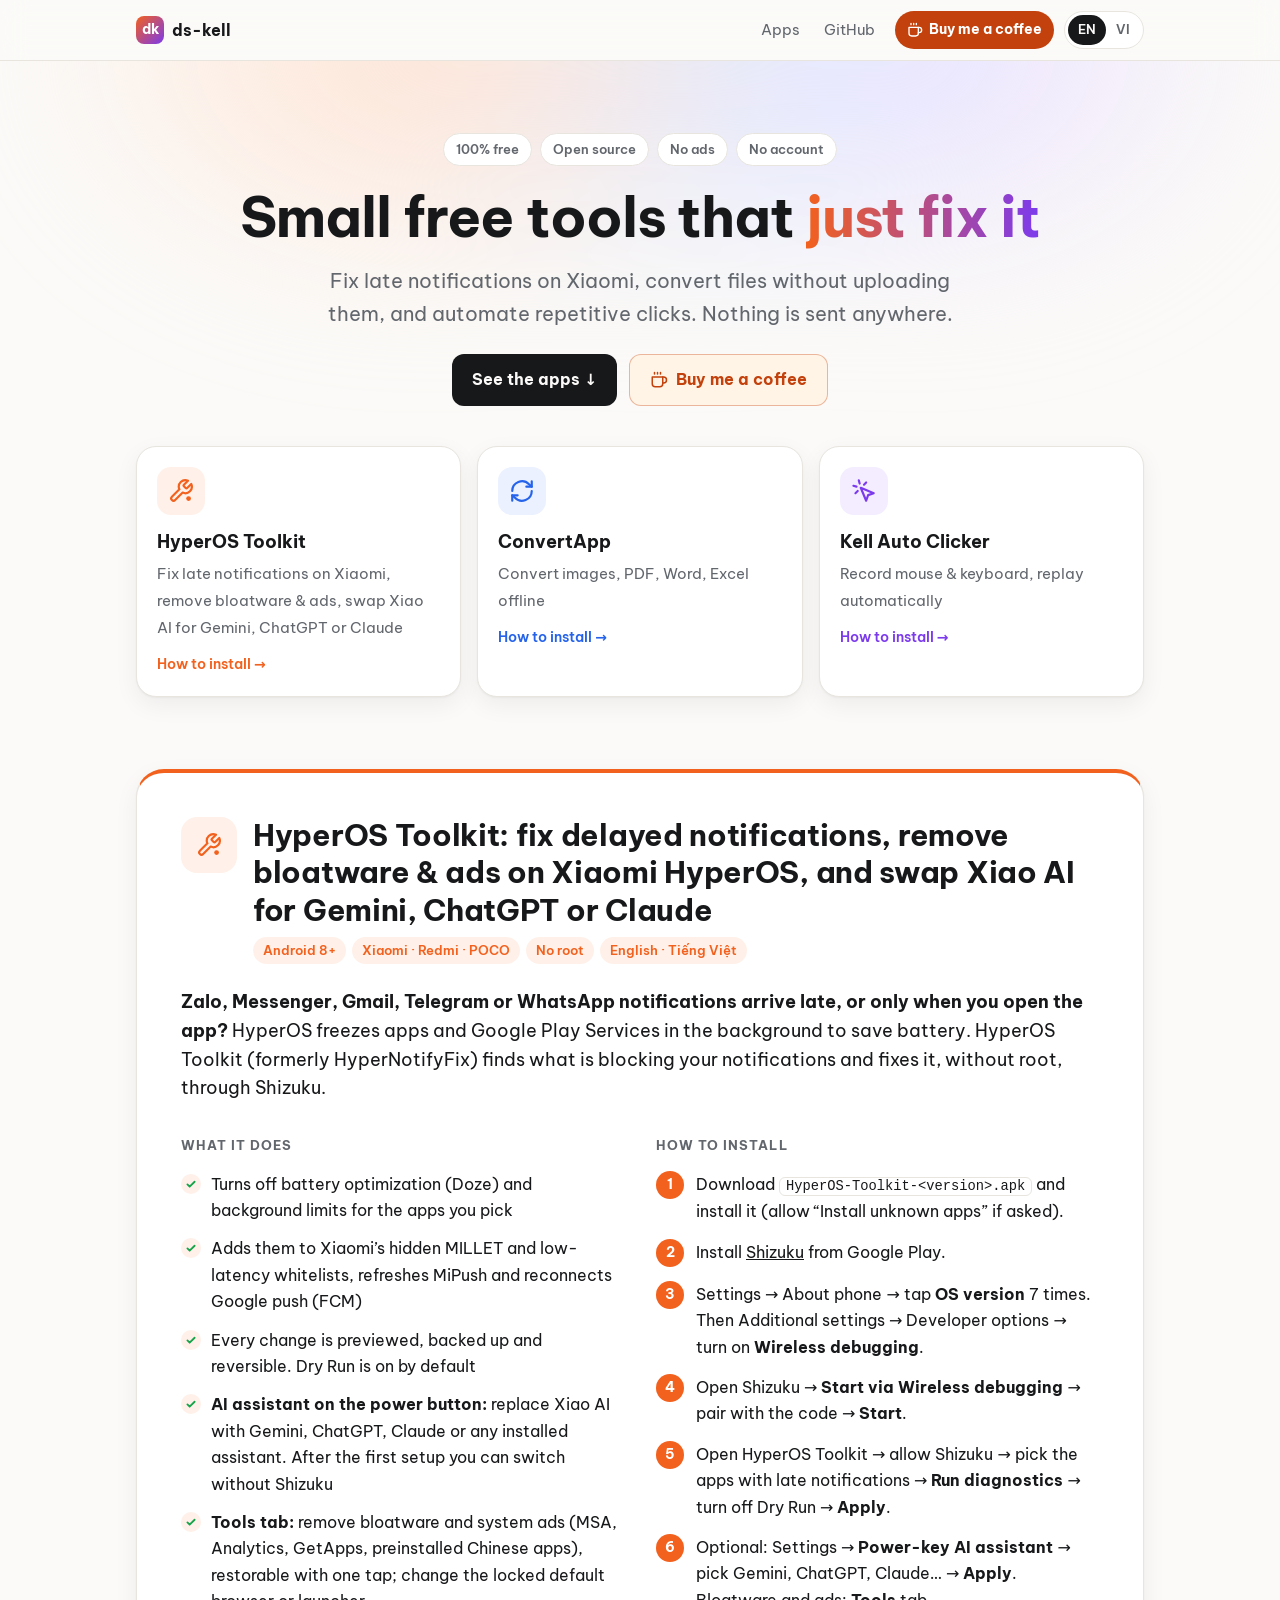
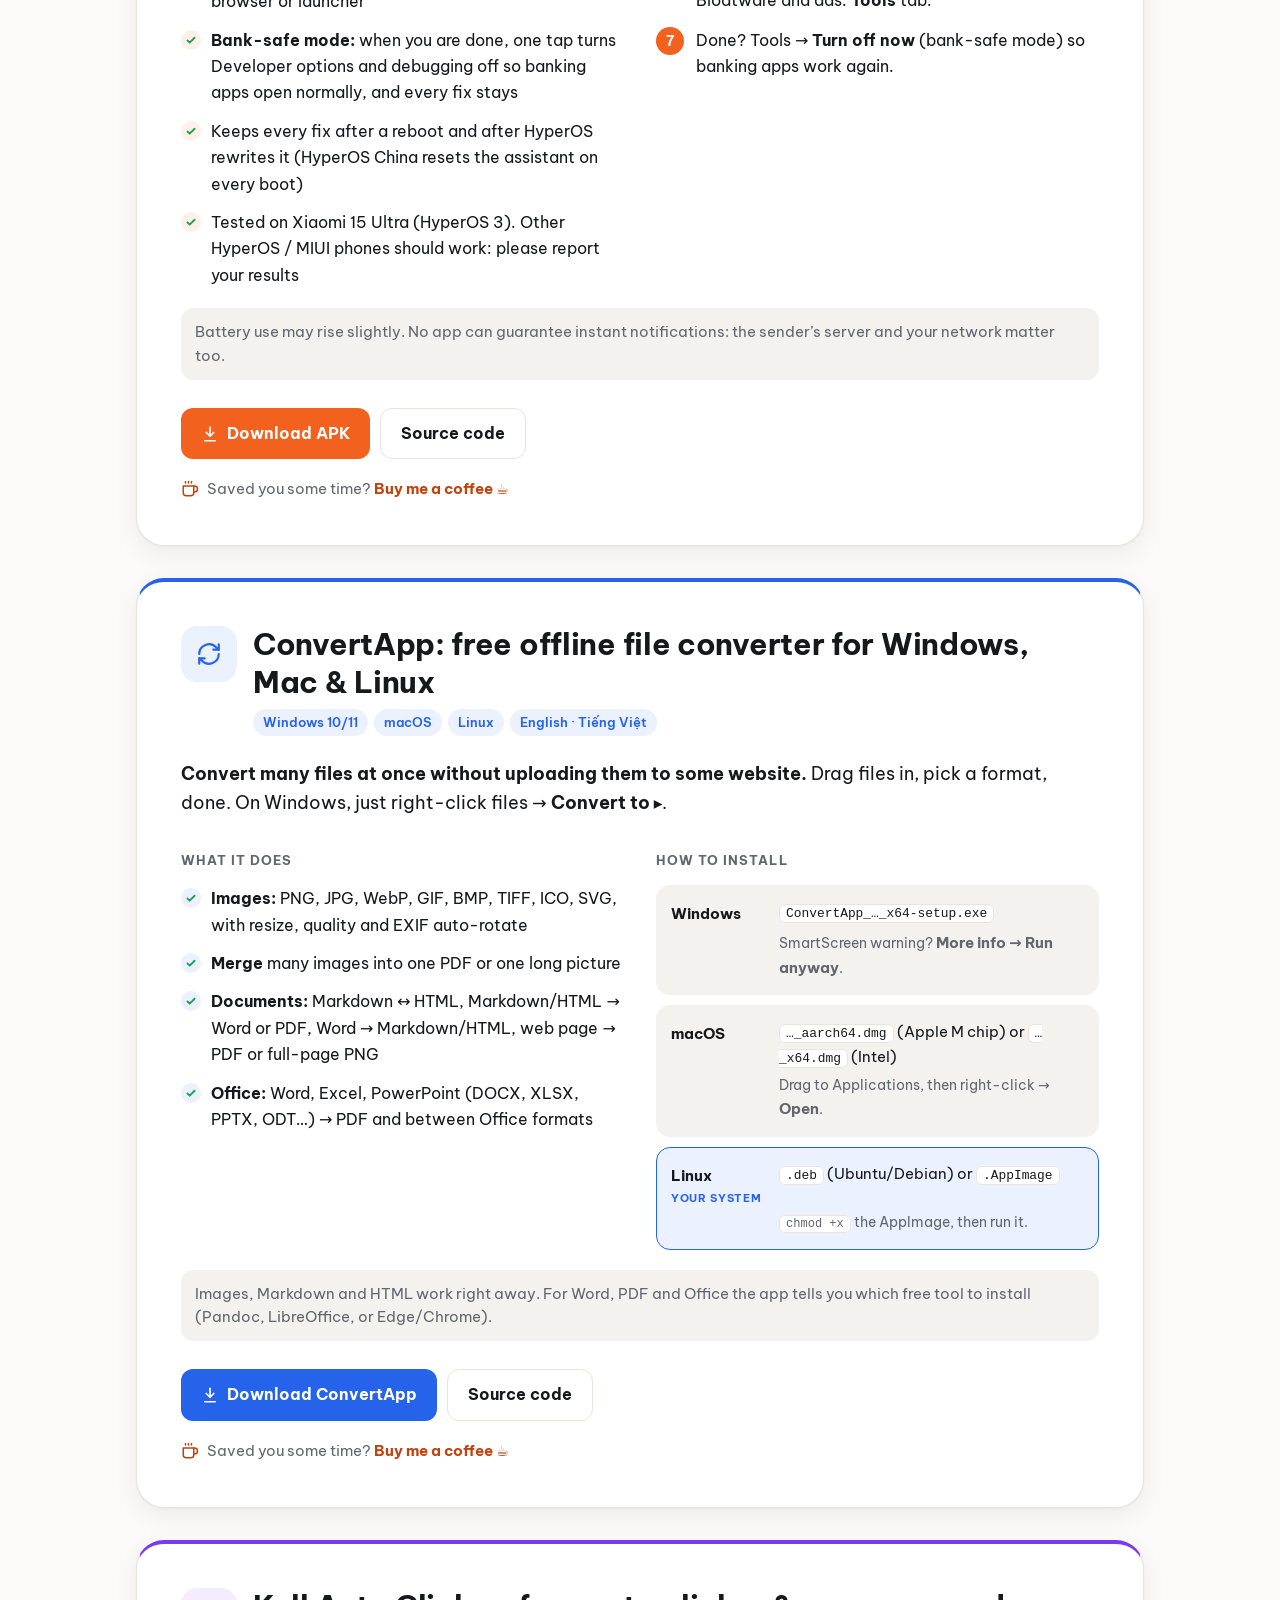
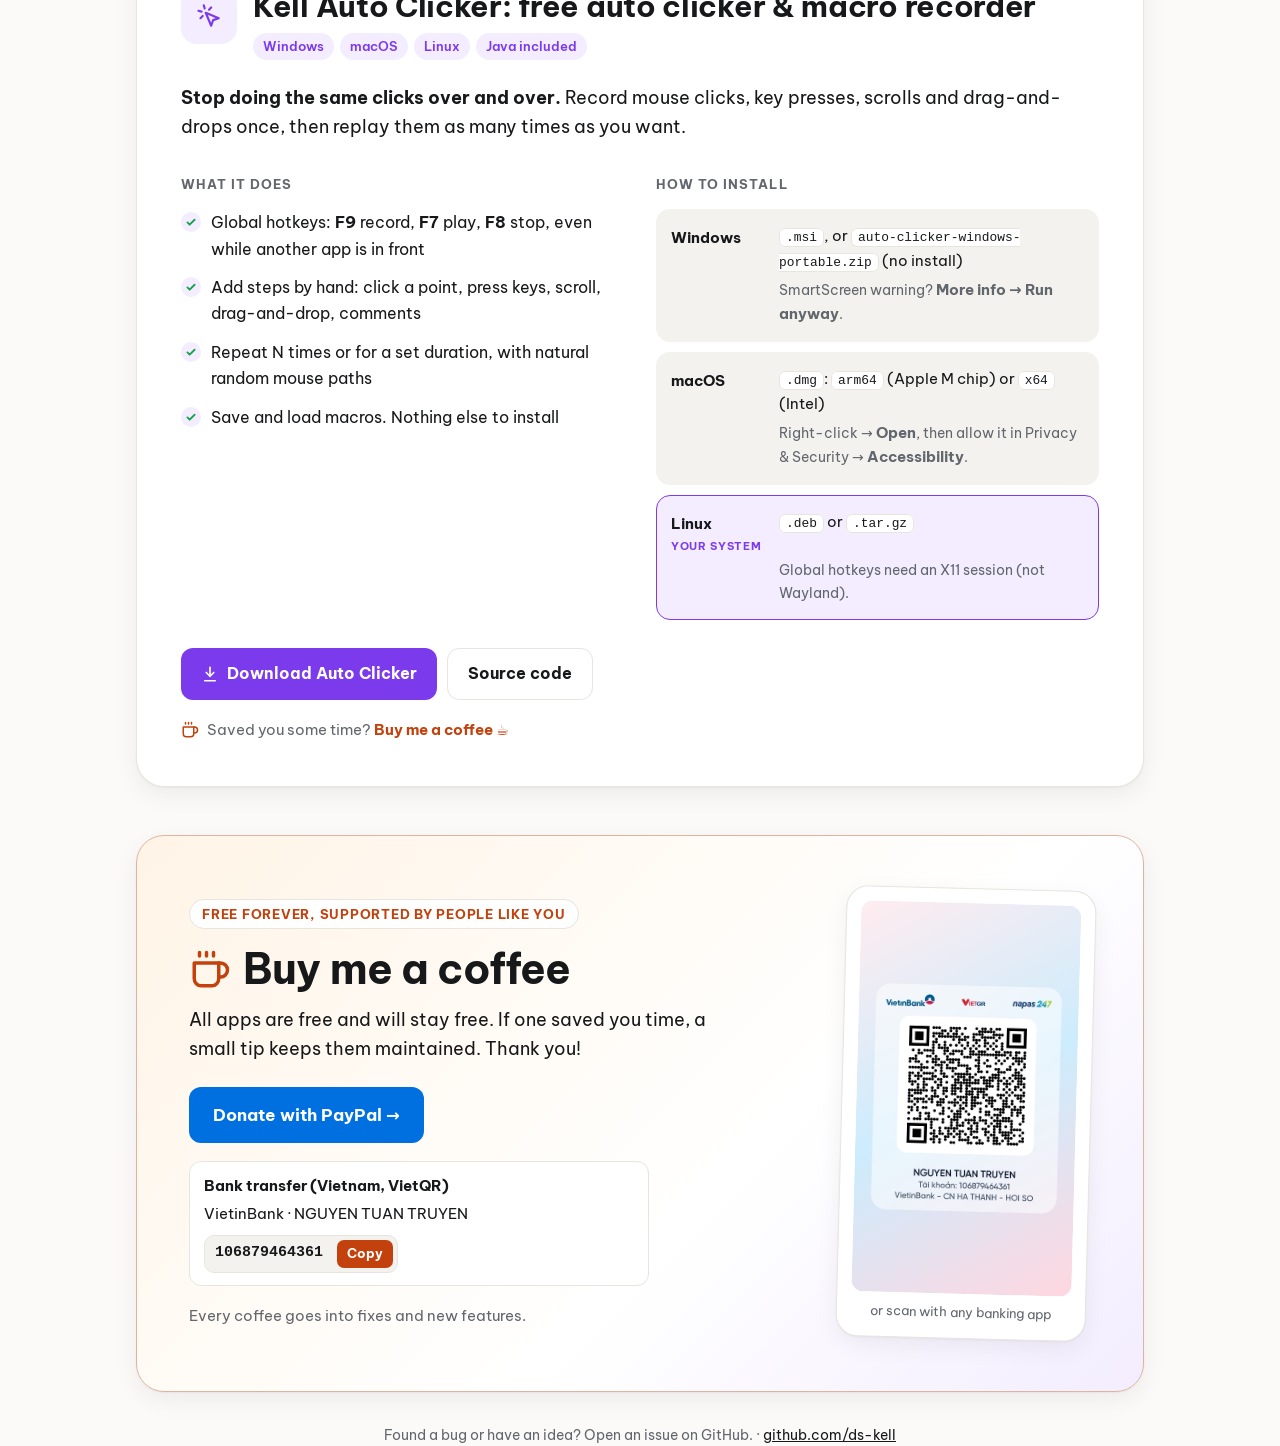
<file: index.html>
<!doctype html>
<html lang="en">
<head>
<meta charset="utf-8">
<meta name="viewport" content="width=device-width, initial-scale=1">
<title>Fix Xiaomi Notification Delay, Remove Bloatware, Free File Converter &amp; Auto Clicker | ds-kell</title>
<meta name="description" content="Free open-source apps: HyperOS Toolkit fixes late notifications on Xiaomi HyperOS/MIUI, removes bloatware and system ads, and puts Gemini, ChatGPT or Claude on the power button, without root; ConvertApp converts images, PDF, Word, Excel offline; Kell Auto Clicker records and replays mouse and keyboard.">
<link rel="canonical" href="https://ds-kell.github.io/">
<link rel="alternate" hreflang="en" href="https://ds-kell.github.io/">
<link rel="alternate" hreflang="vi" href="https://ds-kell.github.io/vi/">
<link rel="alternate" hreflang="x-default" href="https://ds-kell.github.io/">
<meta property="og:type" content="website">
<meta property="og:locale" content="en_US">
<meta property="og:title" content="Free tools: Xiaomi notification fix, file converter, auto clicker">
<meta property="og:description" content="No root, no ads, no account. Download for Android, Windows, macOS and Linux.">
<meta property="og:url" content="https://ds-kell.github.io/">
<meta name="theme-color" content="#fbfaf8">
<link rel="icon" href="data:image/svg+xml,%3Csvg xmlns='http://www.w3.org/2000/svg' viewBox='0 0 100 100'%3E%3Ctext y='.9em' font-size='90'%3E%E2%9C%A8%3C/text%3E%3C/svg%3E">
<link rel="preconnect" href="https://fonts.googleapis.com">
<link rel="preconnect" href="https://fonts.gstatic.com" crossorigin>
<link rel="stylesheet" href="https://fonts.googleapis.com/css2?family=Be+Vietnam+Pro:wght@400;500;600;700;800&display=swap">
<link rel="stylesheet" href="style.css">
<script type="application/ld+json">
[
 {
  "@context": "https://schema.org",
  "@type": "SoftwareApplication",
  "name": "HyperOS Toolkit",
  "inLanguage": "en",
  "description": "Fix late notifications on Xiaomi, remove bloatware & ads, swap Xiao AI for Gemini, ChatGPT or Claude",
  "operatingSystem": "Android 8+",
  "applicationCategory": "UtilitiesApplication",
  "downloadUrl": "https://github.com/ds-kell/fix-noti-xiaomi/releases/latest",
  "offers": {
   "@type": "Offer",
   "price": "0",
   "priceCurrency": "USD"
  }
 },
 {
  "@context": "https://schema.org",
  "@type": "SoftwareApplication",
  "name": "ConvertApp",
  "inLanguage": "en",
  "description": "Convert images, PDF, Word, Excel offline",
  "operatingSystem": "Windows, macOS, Linux",
  "applicationCategory": "UtilitiesApplication",
  "downloadUrl": "https://github.com/ds-kell/convert-multi-file/releases/latest",
  "offers": {
   "@type": "Offer",
   "price": "0",
   "priceCurrency": "USD"
  }
 },
 {
  "@context": "https://schema.org",
  "@type": "SoftwareApplication",
  "name": "Kell Auto Clicker",
  "inLanguage": "en",
  "description": "Record mouse & keyboard, replay automatically",
  "operatingSystem": "Windows, macOS, Linux",
  "applicationCategory": "UtilitiesApplication",
  "downloadUrl": "https://github.com/ds-kell/kell-auto-clicker/releases/latest",
  "offers": {
   "@type": "Offer",
   "price": "0",
   "priceCurrency": "USD"
  }
 }
]
</script>
</head>
<body>
<header class="bar"><div class="wrap">
  <a class="brand" href=""><span class="brand-mark">dk</span>ds-kell</a>
  <nav>
    <a class="link" href="#apps">Apps</a>
    <a class="link" href="https://github.com/ds-kell">GitHub</a>
    <a class="nav-donate" href="#support"><svg viewBox="0 0 24 24" fill="none" stroke="currentColor" stroke-width="2" stroke-linecap="round" stroke-linejoin="round"><path d="M17 8h1a4 4 0 1 1 0 8h-1"/><path d="M3 8h14v9a4 4 0 0 1-4 4H7a4 4 0 0 1-4-4Z"/><path d="M6 2v2M10 2v2M14 2v2"/></svg><span>Buy me a coffee</span></a>
    <span class="lang"><a href="" hreflang="en" lang="en" data-lang="en" aria-current="true">EN</a><a href="vi/" hreflang="vi" lang="vi" data-lang="vi">VI</a></span>
  </nav>
</div></header>

<main>
<section class="hero"><div class="wrap">
  <div class="pills"><span class="pill">100% free</span><span class="pill">Open source</span><span class="pill">No ads</span><span class="pill">No account</span></div>
  <h1>Small free tools that <em>just fix it</em></h1>
  <p class="lead">Fix late notifications on Xiaomi, convert files without uploading them, and automate repetitive clicks. Nothing is sent anywhere.</p>
  <div class="hero-cta">
    <a class="btn dark" href="#apps">See the apps ↓</a>
    <a class="btn coffee" href="#support"><svg viewBox="0 0 24 24" fill="none" stroke="currentColor" stroke-width="2" stroke-linecap="round" stroke-linejoin="round"><path d="M17 8h1a4 4 0 1 1 0 8h-1"/><path d="M3 8h14v9a4 4 0 0 1-4 4H7a4 4 0 0 1-4-4Z"/><path d="M6 2v2M10 2v2M14 2v2"/></svg>Buy me a coffee</a>
  </div>
  <div class="cards" id="apps"><a class="card a-orange" href="#notify"><div class="icon"><svg viewBox="0 0 24 24" fill="none" stroke="currentColor" stroke-width="2" stroke-linecap="round" stroke-linejoin="round"><path d="M14.7 6.3a1 1 0 0 0 0 1.4l1.6 1.6a1 1 0 0 0 1.4 0l3.77-3.77a6 6 0 0 1-7.94 7.94l-6.91 6.91a2.12 2.12 0 0 1-3-3l6.91-6.91a6 6 0 0 1 7.94-7.94l-3.76 3.76z"/><circle cx="19" cy="19" r="2.2" fill="currentColor" stroke="none"/></svg></div><strong>HyperOS Toolkit</strong><span>Fix late notifications on Xiaomi, remove bloatware &amp; ads, swap Xiao AI for Gemini, ChatGPT or Claude</span><span class="go">How to install →</span></a><a class="card a-blue" href="#convert"><div class="icon"><svg viewBox="0 0 24 24" fill="none" stroke="currentColor" stroke-width="2" stroke-linecap="round" stroke-linejoin="round"><path d="M3 12a9 9 0 0 1 15.5-6.2L21 8"/><path d="M21 3v5h-5"/><path d="M21 12a9 9 0 0 1-15.5 6.2L3 16"/><path d="M3 21v-5h5"/></svg></div><strong>ConvertApp</strong><span>Convert images, PDF, Word, Excel offline</span><span class="go">How to install →</span></a><a class="card a-violet" href="#clicker"><div class="icon"><svg viewBox="0 0 24 24" fill="none" stroke="currentColor" stroke-width="2" stroke-linecap="round" stroke-linejoin="round"><path d="M9 9l5 12 1.8-5.2L21 14Z"/><path d="M7.2 2.2 8 5.1M5.1 8l-2.9-.8M14 4.1 12 6.2M6.2 12l-2.1 2"/></svg></div><strong>Kell Auto Clicker</strong><span>Record mouse &amp; keyboard, replay automatically</span><span class="go">How to install →</span></a></div>
</div></section>

<div class="wrap">

<section class="app a-orange" id="notify">
  <div class="app-head"><div class="icon"><svg viewBox="0 0 24 24" fill="none" stroke="currentColor" stroke-width="2" stroke-linecap="round" stroke-linejoin="round"><path d="M14.7 6.3a1 1 0 0 0 0 1.4l1.6 1.6a1 1 0 0 0 1.4 0l3.77-3.77a6 6 0 0 1-7.94 7.94l-6.91 6.91a2.12 2.12 0 0 1-3-3l6.91-6.91a6 6 0 0 1 7.94-7.94l-3.76 3.76z"/><circle cx="19" cy="19" r="2.2" fill="currentColor" stroke="none"/></svg></div>
    <div><h2>HyperOS Toolkit: fix delayed notifications, remove bloatware &amp; ads on Xiaomi HyperOS, and swap Xiao AI for Gemini, ChatGPT or Claude</h2><div class="chips"><span class="chip">Android 8+</span><span class="chip">Xiaomi · Redmi · POCO</span><span class="chip">No root</span><span class="chip">English · Tiếng Việt</span></div></div></div>
  <p class="problem"><strong>Zalo, Messenger, Gmail, Telegram or WhatsApp notifications arrive late, or only when you open the app?</strong> HyperOS freezes apps and Google Play Services in the background to save battery. HyperOS Toolkit (formerly HyperNotifyFix) finds what is blocking your notifications and fixes it, without root, through Shizuku.</p>
  <div class="grid-2">
    <div><h3>What it does</h3><ul class="features"><li><span>Turns off battery optimization (Doze) and background limits for the apps you pick</span></li><li><span>Adds them to Xiaomi’s hidden MILLET and low-latency whitelists, refreshes MiPush and reconnects Google push (FCM)</span></li><li><span>Every change is previewed, backed up and reversible. Dry Run is on by default</span></li><li><span><b>AI assistant on the power button:</b> replace Xiao AI with Gemini, ChatGPT, Claude or any installed assistant. After the first setup you can switch without Shizuku</span></li><li><span><b>Tools tab:</b> remove bloatware and system ads (MSA, Analytics, GetApps, preinstalled Chinese apps), restorable with one tap; change the locked default browser or launcher</span></li><li><span><b>Bank-safe mode:</b> when you are done, one tap turns Developer options and debugging off so banking apps open normally, and every fix stays</span></li><li><span>Keeps every fix after a reboot and after HyperOS rewrites it (HyperOS China resets the assistant on every boot)</span></li><li><span>Tested on Xiaomi 15 Ultra (HyperOS 3). Other HyperOS / MIUI phones should work: please report your results</span></li></ul></div>
    <div><h3>How to install</h3><ol class="steps"><li><span>Download <code>HyperOS-Toolkit-&lt;version&gt;.apk</code> and install it (allow “Install unknown apps” if asked).</span></li><li><span>Install <a href="https://play.google.com/store/apps/details?id=moe.shizuku.privileged.api">Shizuku</a> from Google Play.</span></li><li><span>Settings → About phone → tap <b>OS version</b> 7 times. Then Additional settings → Developer options → turn on <b>Wireless debugging</b>.</span></li><li><span>Open Shizuku → <b>Start via Wireless debugging</b> → pair with the code → <b>Start</b>.</span></li><li><span>Open HyperOS Toolkit → allow Shizuku → pick the apps with late notifications → <b>Run diagnostics</b> → turn off Dry Run → <b>Apply</b>.</span></li><li><span>Optional: Settings → <b>Power-key AI assistant</b> → pick Gemini, ChatGPT, Claude… → <b>Apply</b>. Bloatware and ads: <b>Tools</b> tab.</span></li><li><span>Done? Tools → <b>Turn off now</b> (bank-safe mode) so banking apps work again.</span></li></ol></div>
  </div>
  <p class="note">Battery use may rise slightly. No app can guarantee instant notifications: the sender’s server and your network matter too.</p>
  <div class="actions">
    <a class="btn" href="https://github.com/ds-kell/fix-noti-xiaomi/releases/latest"><svg viewBox="0 0 24 24" fill="none" stroke="currentColor" stroke-width="2.2" stroke-linecap="round" stroke-linejoin="round"><path d="M12 3v12"/><path d="m7 10 5 5 5-5"/><path d="M5 21h14"/></svg>Download APK</a>
    <a class="btn ghost" href="https://github.com/ds-kell/fix-noti-xiaomi">Source code</a>
  </div>
  <p class="nudge"><svg viewBox="0 0 24 24" fill="none" stroke="currentColor" stroke-width="2" stroke-linecap="round" stroke-linejoin="round"><path d="M17 8h1a4 4 0 1 1 0 8h-1"/><path d="M3 8h14v9a4 4 0 0 1-4 4H7a4 4 0 0 1-4-4Z"/><path d="M6 2v2M10 2v2M14 2v2"/></svg><span>Saved you some time? <a href="#support">Buy me a coffee ☕</a></span></p>
</section>
<section class="app a-blue" id="convert">
  <div class="app-head"><div class="icon"><svg viewBox="0 0 24 24" fill="none" stroke="currentColor" stroke-width="2" stroke-linecap="round" stroke-linejoin="round"><path d="M3 12a9 9 0 0 1 15.5-6.2L21 8"/><path d="M21 3v5h-5"/><path d="M21 12a9 9 0 0 1-15.5 6.2L3 16"/><path d="M3 21v-5h5"/></svg></div>
    <div><h2>ConvertApp: free offline file converter for Windows, Mac &amp; Linux</h2><div class="chips"><span class="chip">Windows 10/11</span><span class="chip">macOS</span><span class="chip">Linux</span><span class="chip">English · Tiếng Việt</span></div></div></div>
  <p class="problem"><strong>Convert many files at once without uploading them to some website.</strong> Drag files in, pick a format, done. On Windows, just right-click files → <b>Convert to ▸</b>.</p>
  <div class="grid-2">
    <div><h3>What it does</h3><ul class="features"><li><span><b>Images:</b> PNG, JPG, WebP, GIF, BMP, TIFF, ICO, SVG, with resize, quality and EXIF auto-rotate</span></li><li><span><b>Merge</b> many images into one PDF or one long picture</span></li><li><span><b>Documents:</b> Markdown ↔ HTML, Markdown/HTML → Word or PDF, Word → Markdown/HTML, web page → PDF or full-page PNG</span></li><li><span><b>Office:</b> Word, Excel, PowerPoint (DOCX, XLSX, PPTX, ODT…) → PDF and between Office formats</span></li></ul></div>
    <div><h3>How to install</h3><div class="os-list"><div class="os" data-os="windows"><div><b>Windows</b><span class="you">Your system</span></div><div class="file"><code>ConvertApp_…_x64-setup.exe</code></div><div class="tip">SmartScreen warning? <b>More info → Run anyway</b>.</div></div><div class="os" data-os="mac"><div><b>macOS</b><span class="you">Your system</span></div><div class="file"><code>…_aarch64.dmg</code> (Apple M chip) or <code>…_x64.dmg</code> (Intel)</div><div class="tip">Drag to Applications, then right-click → <b>Open</b>.</div></div><div class="os" data-os="linux"><div><b>Linux</b><span class="you">Your system</span></div><div class="file"><code>.deb</code> (Ubuntu/Debian) or <code>.AppImage</code></div><div class="tip"><code>chmod +x</code> the AppImage, then run it.</div></div></div></div>
  </div>
  <p class="note">Images, Markdown and HTML work right away. For Word, PDF and Office the app tells you which free tool to install (Pandoc, LibreOffice, or Edge/Chrome).</p>
  <div class="actions">
    <a class="btn" href="https://github.com/ds-kell/convert-multi-file/releases/latest"><svg viewBox="0 0 24 24" fill="none" stroke="currentColor" stroke-width="2.2" stroke-linecap="round" stroke-linejoin="round"><path d="M12 3v12"/><path d="m7 10 5 5 5-5"/><path d="M5 21h14"/></svg>Download ConvertApp</a>
    <a class="btn ghost" href="https://github.com/ds-kell/convert-multi-file">Source code</a>
  </div>
  <p class="nudge"><svg viewBox="0 0 24 24" fill="none" stroke="currentColor" stroke-width="2" stroke-linecap="round" stroke-linejoin="round"><path d="M17 8h1a4 4 0 1 1 0 8h-1"/><path d="M3 8h14v9a4 4 0 0 1-4 4H7a4 4 0 0 1-4-4Z"/><path d="M6 2v2M10 2v2M14 2v2"/></svg><span>Saved you some time? <a href="#support">Buy me a coffee ☕</a></span></p>
</section>
<section class="app a-violet" id="clicker">
  <div class="app-head"><div class="icon"><svg viewBox="0 0 24 24" fill="none" stroke="currentColor" stroke-width="2" stroke-linecap="round" stroke-linejoin="round"><path d="M9 9l5 12 1.8-5.2L21 14Z"/><path d="M7.2 2.2 8 5.1M5.1 8l-2.9-.8M14 4.1 12 6.2M6.2 12l-2.1 2"/></svg></div>
    <div><h2>Kell Auto Clicker: free auto clicker &amp; macro recorder</h2><div class="chips"><span class="chip">Windows</span><span class="chip">macOS</span><span class="chip">Linux</span><span class="chip">Java included</span></div></div></div>
  <p class="problem"><strong>Stop doing the same clicks over and over.</strong> Record mouse clicks, key presses, scrolls and drag-and-drops once, then replay them as many times as you want.</p>
  <div class="grid-2">
    <div><h3>What it does</h3><ul class="features"><li><span>Global hotkeys: <b>F9</b> record, <b>F7</b> play, <b>F8</b> stop, even while another app is in front</span></li><li><span>Add steps by hand: click a point, press keys, scroll, drag-and-drop, comments</span></li><li><span>Repeat N times or for a set duration, with natural random mouse paths</span></li><li><span>Save and load macros. Nothing else to install</span></li></ul></div>
    <div><h3>How to install</h3><div class="os-list"><div class="os" data-os="windows"><div><b>Windows</b><span class="you">Your system</span></div><div class="file"><code>.msi</code>, or <code>auto-clicker-windows-portable.zip</code> (no install)</div><div class="tip">SmartScreen warning? <b>More info → Run anyway</b>.</div></div><div class="os" data-os="mac"><div><b>macOS</b><span class="you">Your system</span></div><div class="file"><code>.dmg</code>: <code>arm64</code> (Apple M chip) or <code>x64</code> (Intel)</div><div class="tip">Right-click → <b>Open</b>, then allow it in Privacy &amp; Security → <b>Accessibility</b>.</div></div><div class="os" data-os="linux"><div><b>Linux</b><span class="you">Your system</span></div><div class="file"><code>.deb</code> or <code>.tar.gz</code></div><div class="tip">Global hotkeys need an X11 session (not Wayland).</div></div></div></div>
  </div>
  
  <div class="actions">
    <a class="btn" href="https://github.com/ds-kell/kell-auto-clicker/releases/latest"><svg viewBox="0 0 24 24" fill="none" stroke="currentColor" stroke-width="2.2" stroke-linecap="round" stroke-linejoin="round"><path d="M12 3v12"/><path d="m7 10 5 5 5-5"/><path d="M5 21h14"/></svg>Download Auto Clicker</a>
    <a class="btn ghost" href="https://github.com/ds-kell/kell-auto-clicker">Source code</a>
  </div>
  <p class="nudge"><svg viewBox="0 0 24 24" fill="none" stroke="currentColor" stroke-width="2" stroke-linecap="round" stroke-linejoin="round"><path d="M17 8h1a4 4 0 1 1 0 8h-1"/><path d="M3 8h14v9a4 4 0 0 1-4 4H7a4 4 0 0 1-4-4Z"/><path d="M6 2v2M10 2v2M14 2v2"/></svg><span>Saved you some time? <a href="#support">Buy me a coffee ☕</a></span></p>
</section>

<section class="donate" id="support">
  <div class="donate-text">
    <span class="kicker">Free forever, supported by people like you</span>
    <h2><svg viewBox="0 0 24 24" fill="none" stroke="currentColor" stroke-width="2" stroke-linecap="round" stroke-linejoin="round"><path d="M17 8h1a4 4 0 1 1 0 8h-1"/><path d="M3 8h14v9a4 4 0 0 1-4 4H7a4 4 0 0 1-4-4Z"/><path d="M6 2v2M10 2v2M14 2v2"/></svg>Buy me a coffee</h2>
    <p>All apps are free and will stay free. If one saved you time, a small tip keeps them maintained. Thank you!</p>
    <a class="btn paypal" href="https://paypal.me/truyennt">Donate with PayPal →</a>
    <div class="bank">
      <b>Bank transfer (Vietnam, VietQR)</b>
      <div class="bank-row"><span>VietinBank · NGUYEN TUAN TRUYEN</span>
        <button class="copy" type="button" data-copy="106879464361" data-done="Copied"><code>106879464361</code><span>Copy</span></button></div>
    </div>
    <p class="thanks">Every coffee goes into fixes and new features.</p>
  </div>
  <figure class="qr">
    <img src="assets/donate-vietqr.jpg" alt="VietQR bank transfer QR code, VietinBank, NGUYEN TUAN TRUYEN" width="220" height="391" loading="lazy">
    <figcaption>or scan with any banking app</figcaption>
  </figure>
</section>
</div>
</main>

<a class="float-donate" href="#support" aria-label="Buy me a coffee"><svg viewBox="0 0 24 24" fill="none" stroke="currentColor" stroke-width="2" stroke-linecap="round" stroke-linejoin="round"><path d="M17 8h1a4 4 0 1 1 0 8h-1"/><path d="M3 8h14v9a4 4 0 0 1-4 4H7a4 4 0 0 1-4-4Z"/><path d="M6 2v2M10 2v2M14 2v2"/></svg><span>Buy me a coffee</span></a>
<footer class="wrap">Found a bug or have an idea? Open an issue on GitHub. · <a href="https://github.com/ds-kell">github.com/ds-kell</a></footer>
<script>
(function () {
  // Remember an explicit language choice; first-time Vietnamese visitors to the English page go to /vi/.
  var KEY = 'lang';
  function get() { try { return localStorage.getItem(KEY); } catch (e) { return null; } }
  document.querySelectorAll('[data-lang]').forEach(function (a) {
    a.addEventListener('click', function () { try { localStorage.setItem(KEY, a.dataset.lang); } catch (e) {} });
  });
  if (document.documentElement.lang === 'en' && !get() && !/bot|crawl|spider/i.test(navigator.userAgent)
      && (navigator.languages || [navigator.language]).some(function (l) { return /^vi\b/i.test(l); })) {
    location.replace('vi/' + location.hash);
  }
  // Highlight the download row for the visitor's OS.
  var ua = navigator.userAgent, os = /Windows/.test(ua) ? 'windows' : /Mac OS X|Macintosh/.test(ua) && !/iPhone|iPad/.test(ua) ? 'mac'
         : /Linux/.test(ua) && !/Android/.test(ua) ? 'linux' : null;
  if (os) document.querySelectorAll('.os[data-os="' + os + '"]').forEach(function (el) { el.classList.add('is-you'); });
  // Copy the bank account number.
  document.querySelectorAll('.copy').forEach(function (b) {
    b.addEventListener('click', function () {
      var label = b.querySelector('span'), old = label.textContent;
      (navigator.clipboard ? navigator.clipboard.writeText(b.dataset.copy) : Promise.reject()).then(function () {
        label.textContent = b.dataset.done; setTimeout(function () { label.textContent = old; }, 1600);
      }, function () {});
    });
  });
  // Floating coffee button: show after the hero, hide while the donate section is on screen.
  var fab = document.querySelector('.float-donate'), hero = document.querySelector('.hero'),
      donate = document.getElementById('support');
  if (fab && 'IntersectionObserver' in window) {
    var past = false, atDonate = false;
    function sync() { fab.classList.toggle('show', past && !atDonate); }
    new IntersectionObserver(function (e) { past = !e[0].isIntersecting; sync(); }).observe(hero);
    new IntersectionObserver(function (e) { atDonate = e[0].isIntersecting; sync(); }).observe(donate);
  }
})();
</script>
</body>
</html>
</file>
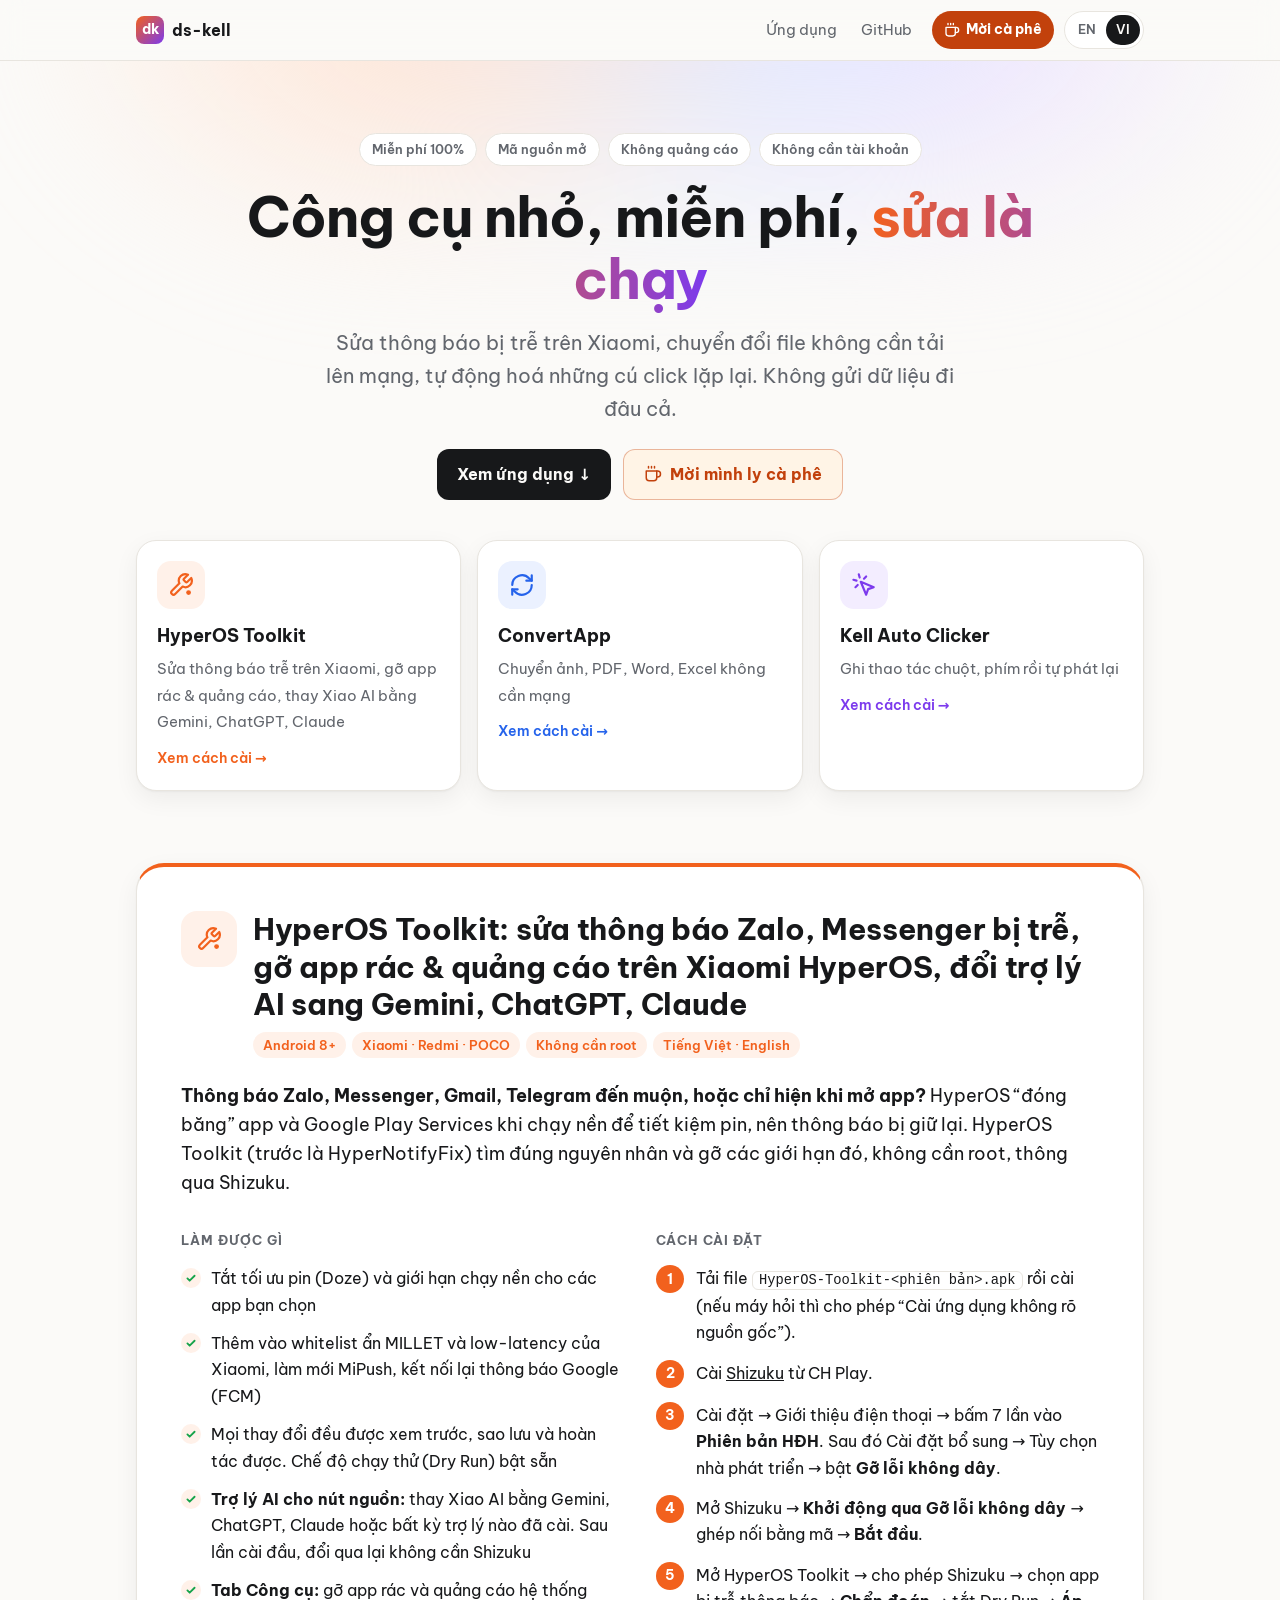
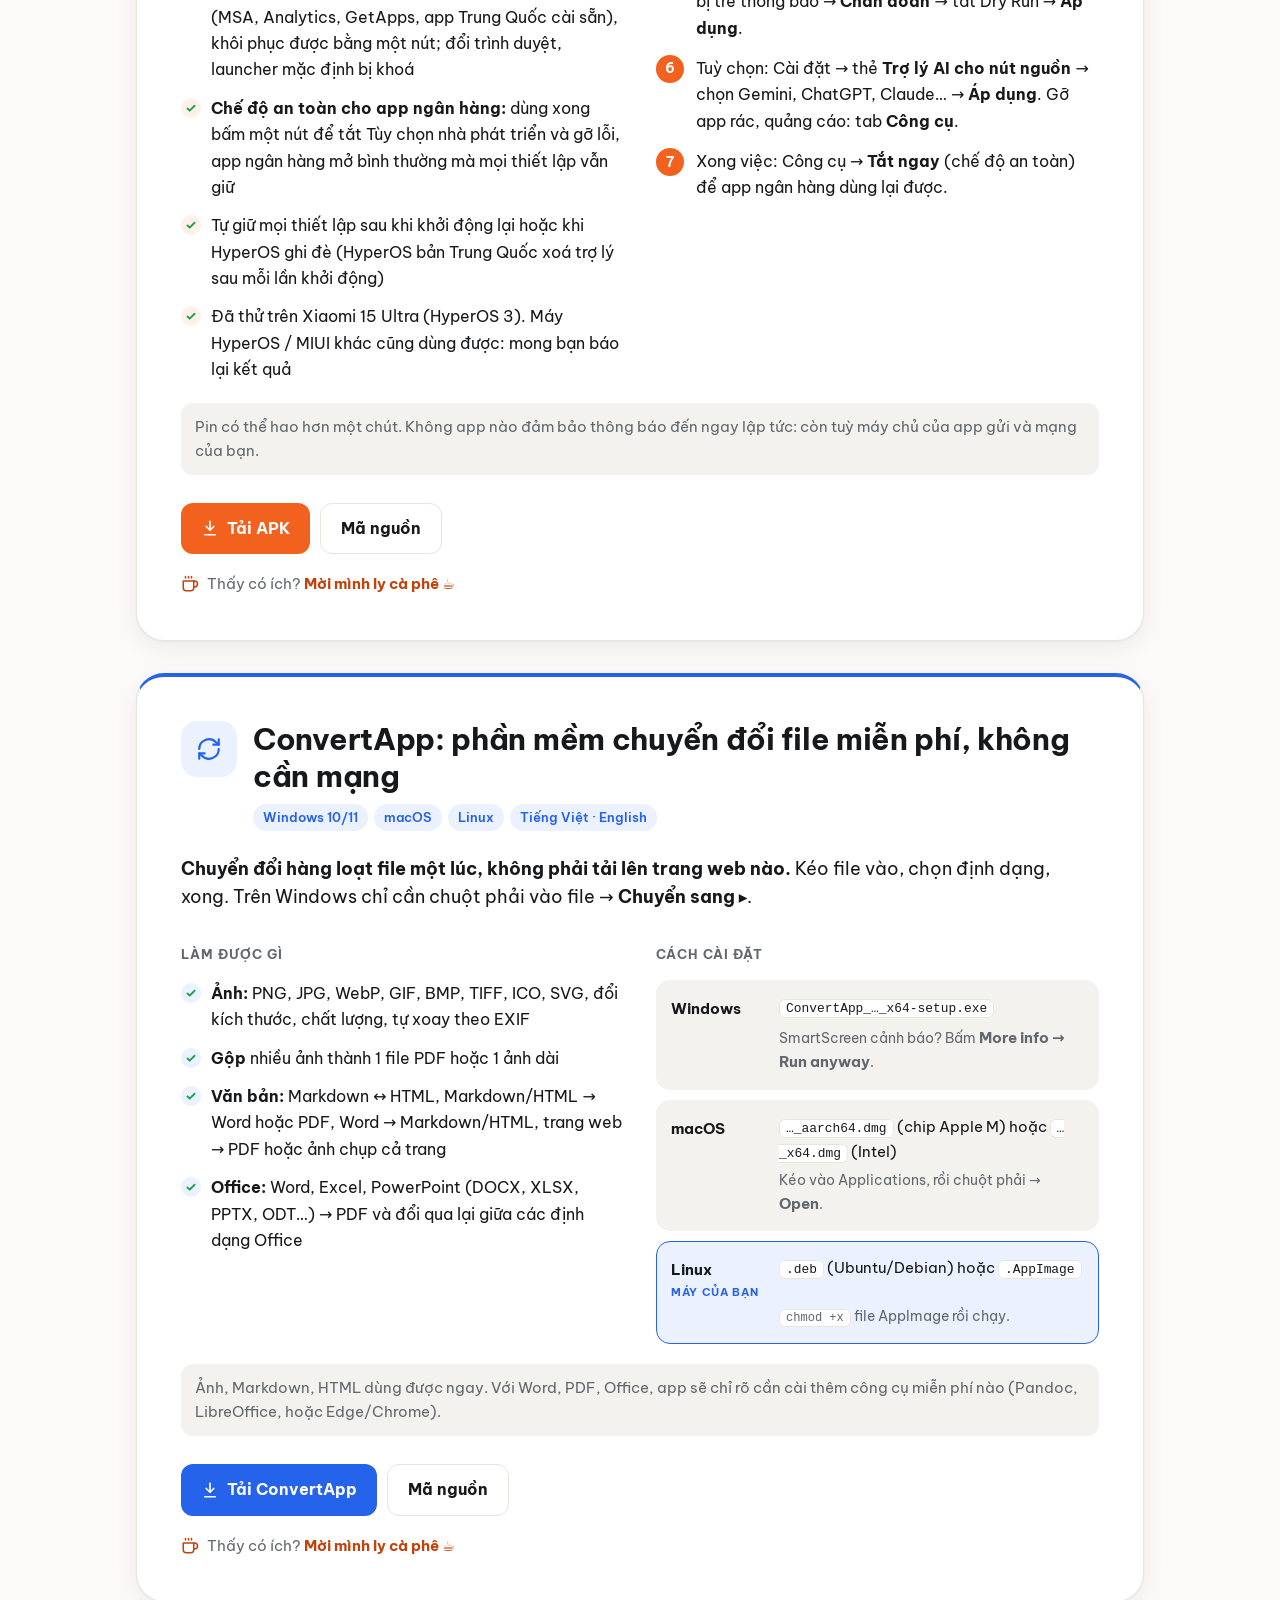
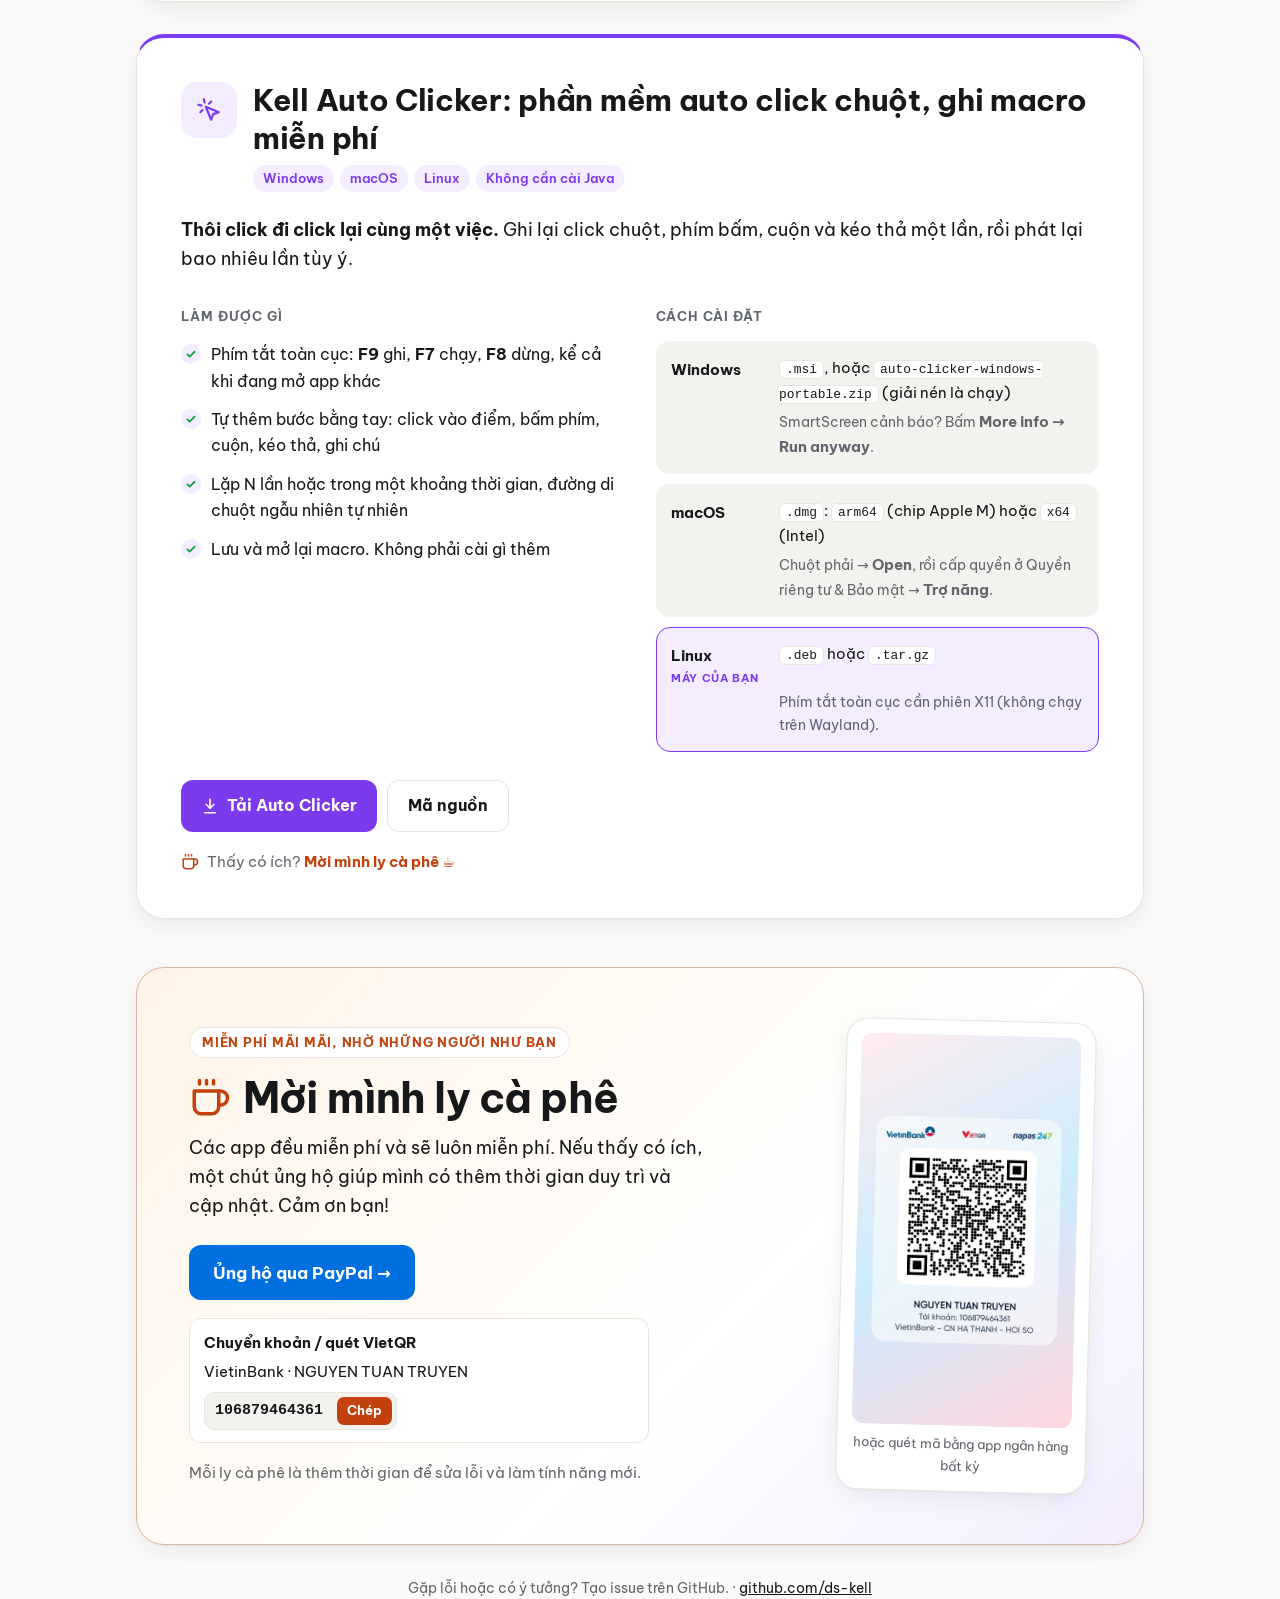
<file: vi/index.html>
<!doctype html>
<html lang="vi">
<head>
<meta charset="utf-8">
<meta name="viewport" content="width=device-width, initial-scale=1">
<title>Sửa thông báo trễ, gỡ app rác &amp; đổi trợ lý AI trên Xiaomi, chuyển đổi file, auto click miễn phí</title>
<meta name="description" content="App miễn phí, mã nguồn mở: HyperOS Toolkit sửa thông báo Zalo, Messenger bị trễ trên Xiaomi HyperOS/MIUI, gỡ app rác và quảng cáo hệ thống, đổi trợ lý nút nguồn sang Gemini, ChatGPT, Claude, không cần root; ConvertApp chuyển ảnh, Word, PDF, Excel không cần mạng; Kell Auto Clicker tự động click chuột.">
<link rel="canonical" href="https://ds-kell.github.io/vi/">
<link rel="alternate" hreflang="en" href="https://ds-kell.github.io/">
<link rel="alternate" hreflang="vi" href="https://ds-kell.github.io/vi/">
<link rel="alternate" hreflang="x-default" href="https://ds-kell.github.io/">
<meta property="og:type" content="website">
<meta property="og:locale" content="vi_VN">
<meta property="og:title" content="Sửa thông báo trễ Xiaomi, chuyển đổi file, auto click – miễn phí">
<meta property="og:description" content="Không root, không quảng cáo, không cần tài khoản. Tải cho Android, Windows, macOS, Linux.">
<meta property="og:url" content="https://ds-kell.github.io/vi/">
<meta name="theme-color" content="#fbfaf8">
<link rel="icon" href="data:image/svg+xml,%3Csvg xmlns='http://www.w3.org/2000/svg' viewBox='0 0 100 100'%3E%3Ctext y='.9em' font-size='90'%3E%E2%9C%A8%3C/text%3E%3C/svg%3E">
<link rel="preconnect" href="https://fonts.googleapis.com">
<link rel="preconnect" href="https://fonts.gstatic.com" crossorigin>
<link rel="stylesheet" href="https://fonts.googleapis.com/css2?family=Be+Vietnam+Pro:wght@400;500;600;700;800&display=swap">
<link rel="stylesheet" href="../style.css">
<script type="application/ld+json">
[
 {
  "@context": "https://schema.org",
  "@type": "SoftwareApplication",
  "name": "HyperOS Toolkit",
  "inLanguage": "vi",
  "description": "Sửa thông báo trễ trên Xiaomi, gỡ app rác & quảng cáo, thay Xiao AI bằng Gemini, ChatGPT, Claude",
  "operatingSystem": "Android 8+",
  "applicationCategory": "UtilitiesApplication",
  "downloadUrl": "https://github.com/ds-kell/fix-noti-xiaomi/releases/latest",
  "offers": {
   "@type": "Offer",
   "price": "0",
   "priceCurrency": "VND"
  }
 },
 {
  "@context": "https://schema.org",
  "@type": "SoftwareApplication",
  "name": "ConvertApp",
  "inLanguage": "vi",
  "description": "Chuyển ảnh, PDF, Word, Excel không cần mạng",
  "operatingSystem": "Windows, macOS, Linux",
  "applicationCategory": "UtilitiesApplication",
  "downloadUrl": "https://github.com/ds-kell/convert-multi-file/releases/latest",
  "offers": {
   "@type": "Offer",
   "price": "0",
   "priceCurrency": "VND"
  }
 },
 {
  "@context": "https://schema.org",
  "@type": "SoftwareApplication",
  "name": "Kell Auto Clicker",
  "inLanguage": "vi",
  "description": "Ghi thao tác chuột, phím rồi tự phát lại",
  "operatingSystem": "Windows, macOS, Linux",
  "applicationCategory": "UtilitiesApplication",
  "downloadUrl": "https://github.com/ds-kell/kell-auto-clicker/releases/latest",
  "offers": {
   "@type": "Offer",
   "price": "0",
   "priceCurrency": "VND"
  }
 }
]
</script>
</head>
<body>
<header class="bar"><div class="wrap">
  <a class="brand" href="../vi/"><span class="brand-mark">dk</span>ds-kell</a>
  <nav>
    <a class="link" href="#apps">Ứng dụng</a>
    <a class="link" href="https://github.com/ds-kell">GitHub</a>
    <a class="nav-donate" href="#support"><svg viewBox="0 0 24 24" fill="none" stroke="currentColor" stroke-width="2" stroke-linecap="round" stroke-linejoin="round"><path d="M17 8h1a4 4 0 1 1 0 8h-1"/><path d="M3 8h14v9a4 4 0 0 1-4 4H7a4 4 0 0 1-4-4Z"/><path d="M6 2v2M10 2v2M14 2v2"/></svg><span>Mời cà phê</span></a>
    <span class="lang"><a href="../" hreflang="en" lang="en" data-lang="en">EN</a><a href="../vi/" hreflang="vi" lang="vi" data-lang="vi" aria-current="true">VI</a></span>
  </nav>
</div></header>

<main>
<section class="hero"><div class="wrap">
  <div class="pills"><span class="pill">Miễn phí 100%</span><span class="pill">Mã nguồn mở</span><span class="pill">Không quảng cáo</span><span class="pill">Không cần tài khoản</span></div>
  <h1>Công cụ nhỏ, miễn phí, <em>sửa là chạy</em></h1>
  <p class="lead">Sửa thông báo bị trễ trên Xiaomi, chuyển đổi file không cần tải lên mạng, tự động hoá những cú click lặp lại. Không gửi dữ liệu đi đâu cả.</p>
  <div class="hero-cta">
    <a class="btn dark" href="#apps">Xem ứng dụng ↓</a>
    <a class="btn coffee" href="#support"><svg viewBox="0 0 24 24" fill="none" stroke="currentColor" stroke-width="2" stroke-linecap="round" stroke-linejoin="round"><path d="M17 8h1a4 4 0 1 1 0 8h-1"/><path d="M3 8h14v9a4 4 0 0 1-4 4H7a4 4 0 0 1-4-4Z"/><path d="M6 2v2M10 2v2M14 2v2"/></svg>Mời mình ly cà phê</a>
  </div>
  <div class="cards" id="apps"><a class="card a-orange" href="#notify"><div class="icon"><svg viewBox="0 0 24 24" fill="none" stroke="currentColor" stroke-width="2" stroke-linecap="round" stroke-linejoin="round"><path d="M14.7 6.3a1 1 0 0 0 0 1.4l1.6 1.6a1 1 0 0 0 1.4 0l3.77-3.77a6 6 0 0 1-7.94 7.94l-6.91 6.91a2.12 2.12 0 0 1-3-3l6.91-6.91a6 6 0 0 1 7.94-7.94l-3.76 3.76z"/><circle cx="19" cy="19" r="2.2" fill="currentColor" stroke="none"/></svg></div><strong>HyperOS Toolkit</strong><span>Sửa thông báo trễ trên Xiaomi, gỡ app rác &amp; quảng cáo, thay Xiao AI bằng Gemini, ChatGPT, Claude</span><span class="go">Xem cách cài →</span></a><a class="card a-blue" href="#convert"><div class="icon"><svg viewBox="0 0 24 24" fill="none" stroke="currentColor" stroke-width="2" stroke-linecap="round" stroke-linejoin="round"><path d="M3 12a9 9 0 0 1 15.5-6.2L21 8"/><path d="M21 3v5h-5"/><path d="M21 12a9 9 0 0 1-15.5 6.2L3 16"/><path d="M3 21v-5h5"/></svg></div><strong>ConvertApp</strong><span>Chuyển ảnh, PDF, Word, Excel không cần mạng</span><span class="go">Xem cách cài →</span></a><a class="card a-violet" href="#clicker"><div class="icon"><svg viewBox="0 0 24 24" fill="none" stroke="currentColor" stroke-width="2" stroke-linecap="round" stroke-linejoin="round"><path d="M9 9l5 12 1.8-5.2L21 14Z"/><path d="M7.2 2.2 8 5.1M5.1 8l-2.9-.8M14 4.1 12 6.2M6.2 12l-2.1 2"/></svg></div><strong>Kell Auto Clicker</strong><span>Ghi thao tác chuột, phím rồi tự phát lại</span><span class="go">Xem cách cài →</span></a></div>
</div></section>

<div class="wrap">

<section class="app a-orange" id="notify">
  <div class="app-head"><div class="icon"><svg viewBox="0 0 24 24" fill="none" stroke="currentColor" stroke-width="2" stroke-linecap="round" stroke-linejoin="round"><path d="M14.7 6.3a1 1 0 0 0 0 1.4l1.6 1.6a1 1 0 0 0 1.4 0l3.77-3.77a6 6 0 0 1-7.94 7.94l-6.91 6.91a2.12 2.12 0 0 1-3-3l6.91-6.91a6 6 0 0 1 7.94-7.94l-3.76 3.76z"/><circle cx="19" cy="19" r="2.2" fill="currentColor" stroke="none"/></svg></div>
    <div><h2>HyperOS Toolkit: sửa thông báo Zalo, Messenger bị trễ, gỡ app rác &amp; quảng cáo trên Xiaomi HyperOS, đổi trợ lý AI sang Gemini, ChatGPT, Claude</h2><div class="chips"><span class="chip">Android 8+</span><span class="chip">Xiaomi · Redmi · POCO</span><span class="chip">Không cần root</span><span class="chip">Tiếng Việt · English</span></div></div></div>
  <p class="problem"><strong>Thông báo Zalo, Messenger, Gmail, Telegram đến muộn, hoặc chỉ hiện khi mở app?</strong> HyperOS “đóng băng” app và Google Play Services khi chạy nền để tiết kiệm pin, nên thông báo bị giữ lại. HyperOS Toolkit (trước là HyperNotifyFix) tìm đúng nguyên nhân và gỡ các giới hạn đó, không cần root, thông qua Shizuku.</p>
  <div class="grid-2">
    <div><h3>Làm được gì</h3><ul class="features"><li><span>Tắt tối ưu pin (Doze) và giới hạn chạy nền cho các app bạn chọn</span></li><li><span>Thêm vào whitelist ẩn MILLET và low-latency của Xiaomi, làm mới MiPush, kết nối lại thông báo Google (FCM)</span></li><li><span>Mọi thay đổi đều được xem trước, sao lưu và hoàn tác được. Chế độ chạy thử (Dry Run) bật sẵn</span></li><li><span><b>Trợ lý AI cho nút nguồn:</b> thay Xiao AI bằng Gemini, ChatGPT, Claude hoặc bất kỳ trợ lý nào đã cài. Sau lần cài đầu, đổi qua lại không cần Shizuku</span></li><li><span><b>Tab Công cụ:</b> gỡ app rác và quảng cáo hệ thống (MSA, Analytics, GetApps, app Trung Quốc cài sẵn), khôi phục được bằng một nút; đổi trình duyệt, launcher mặc định bị khoá</span></li><li><span><b>Chế độ an toàn cho app ngân hàng:</b> dùng xong bấm một nút để tắt Tùy chọn nhà phát triển và gỡ lỗi, app ngân hàng mở bình thường mà mọi thiết lập vẫn giữ</span></li><li><span>Tự giữ mọi thiết lập sau khi khởi động lại hoặc khi HyperOS ghi đè (HyperOS bản Trung Quốc xoá trợ lý sau mỗi lần khởi động)</span></li><li><span>Đã thử trên Xiaomi 15 Ultra (HyperOS 3). Máy HyperOS / MIUI khác cũng dùng được: mong bạn báo lại kết quả</span></li></ul></div>
    <div><h3>Cách cài đặt</h3><ol class="steps"><li><span>Tải file <code>HyperOS-Toolkit-&lt;phiên bản&gt;.apk</code> rồi cài (nếu máy hỏi thì cho phép “Cài ứng dụng không rõ nguồn gốc”).</span></li><li><span>Cài <a href="https://play.google.com/store/apps/details?id=moe.shizuku.privileged.api">Shizuku</a> từ CH Play.</span></li><li><span>Cài đặt → Giới thiệu điện thoại → bấm 7 lần vào <b>Phiên bản HĐH</b>. Sau đó Cài đặt bổ sung → Tùy chọn nhà phát triển → bật <b>Gỡ lỗi không dây</b>.</span></li><li><span>Mở Shizuku → <b>Khởi động qua Gỡ lỗi không dây</b> → ghép nối bằng mã → <b>Bắt đầu</b>.</span></li><li><span>Mở HyperOS Toolkit → cho phép Shizuku → chọn app bị trễ thông báo → <b>Chẩn đoán</b> → tắt Dry Run → <b>Áp dụng</b>.</span></li><li><span>Tuỳ chọn: Cài đặt → thẻ <b>Trợ lý AI cho nút nguồn</b> → chọn Gemini, ChatGPT, Claude… → <b>Áp dụng</b>. Gỡ app rác, quảng cáo: tab <b>Công cụ</b>.</span></li><li><span>Xong việc: Công cụ → <b>Tắt ngay</b> (chế độ an toàn) để app ngân hàng dùng lại được.</span></li></ol></div>
  </div>
  <p class="note">Pin có thể hao hơn một chút. Không app nào đảm bảo thông báo đến ngay lập tức: còn tuỳ máy chủ của app gửi và mạng của bạn.</p>
  <div class="actions">
    <a class="btn" href="https://github.com/ds-kell/fix-noti-xiaomi/releases/latest"><svg viewBox="0 0 24 24" fill="none" stroke="currentColor" stroke-width="2.2" stroke-linecap="round" stroke-linejoin="round"><path d="M12 3v12"/><path d="m7 10 5 5 5-5"/><path d="M5 21h14"/></svg>Tải APK</a>
    <a class="btn ghost" href="https://github.com/ds-kell/fix-noti-xiaomi">Mã nguồn</a>
  </div>
  <p class="nudge"><svg viewBox="0 0 24 24" fill="none" stroke="currentColor" stroke-width="2" stroke-linecap="round" stroke-linejoin="round"><path d="M17 8h1a4 4 0 1 1 0 8h-1"/><path d="M3 8h14v9a4 4 0 0 1-4 4H7a4 4 0 0 1-4-4Z"/><path d="M6 2v2M10 2v2M14 2v2"/></svg><span>Thấy có ích? <a href="#support">Mời mình ly cà phê ☕</a></span></p>
</section>
<section class="app a-blue" id="convert">
  <div class="app-head"><div class="icon"><svg viewBox="0 0 24 24" fill="none" stroke="currentColor" stroke-width="2" stroke-linecap="round" stroke-linejoin="round"><path d="M3 12a9 9 0 0 1 15.5-6.2L21 8"/><path d="M21 3v5h-5"/><path d="M21 12a9 9 0 0 1-15.5 6.2L3 16"/><path d="M3 21v-5h5"/></svg></div>
    <div><h2>ConvertApp: phần mềm chuyển đổi file miễn phí, không cần mạng</h2><div class="chips"><span class="chip">Windows 10/11</span><span class="chip">macOS</span><span class="chip">Linux</span><span class="chip">Tiếng Việt · English</span></div></div></div>
  <p class="problem"><strong>Chuyển đổi hàng loạt file một lúc, không phải tải lên trang web nào.</strong> Kéo file vào, chọn định dạng, xong. Trên Windows chỉ cần chuột phải vào file → <b>Chuyển sang ▸</b>.</p>
  <div class="grid-2">
    <div><h3>Làm được gì</h3><ul class="features"><li><span><b>Ảnh:</b> PNG, JPG, WebP, GIF, BMP, TIFF, ICO, SVG, đổi kích thước, chất lượng, tự xoay theo EXIF</span></li><li><span><b>Gộp</b> nhiều ảnh thành 1 file PDF hoặc 1 ảnh dài</span></li><li><span><b>Văn bản:</b> Markdown ↔ HTML, Markdown/HTML → Word hoặc PDF, Word → Markdown/HTML, trang web → PDF hoặc ảnh chụp cả trang</span></li><li><span><b>Office:</b> Word, Excel, PowerPoint (DOCX, XLSX, PPTX, ODT…) → PDF và đổi qua lại giữa các định dạng Office</span></li></ul></div>
    <div><h3>Cách cài đặt</h3><div class="os-list"><div class="os" data-os="windows"><div><b>Windows</b><span class="you">Máy của bạn</span></div><div class="file"><code>ConvertApp_…_x64-setup.exe</code></div><div class="tip">SmartScreen cảnh báo? Bấm <b>More info → Run anyway</b>.</div></div><div class="os" data-os="mac"><div><b>macOS</b><span class="you">Máy của bạn</span></div><div class="file"><code>…_aarch64.dmg</code> (chip Apple M) hoặc <code>…_x64.dmg</code> (Intel)</div><div class="tip">Kéo vào Applications, rồi chuột phải → <b>Open</b>.</div></div><div class="os" data-os="linux"><div><b>Linux</b><span class="you">Máy của bạn</span></div><div class="file"><code>.deb</code> (Ubuntu/Debian) hoặc <code>.AppImage</code></div><div class="tip"><code>chmod +x</code> file AppImage rồi chạy.</div></div></div></div>
  </div>
  <p class="note">Ảnh, Markdown, HTML dùng được ngay. Với Word, PDF, Office, app sẽ chỉ rõ cần cài thêm công cụ miễn phí nào (Pandoc, LibreOffice, hoặc Edge/Chrome).</p>
  <div class="actions">
    <a class="btn" href="https://github.com/ds-kell/convert-multi-file/releases/latest"><svg viewBox="0 0 24 24" fill="none" stroke="currentColor" stroke-width="2.2" stroke-linecap="round" stroke-linejoin="round"><path d="M12 3v12"/><path d="m7 10 5 5 5-5"/><path d="M5 21h14"/></svg>Tải ConvertApp</a>
    <a class="btn ghost" href="https://github.com/ds-kell/convert-multi-file">Mã nguồn</a>
  </div>
  <p class="nudge"><svg viewBox="0 0 24 24" fill="none" stroke="currentColor" stroke-width="2" stroke-linecap="round" stroke-linejoin="round"><path d="M17 8h1a4 4 0 1 1 0 8h-1"/><path d="M3 8h14v9a4 4 0 0 1-4 4H7a4 4 0 0 1-4-4Z"/><path d="M6 2v2M10 2v2M14 2v2"/></svg><span>Thấy có ích? <a href="#support">Mời mình ly cà phê ☕</a></span></p>
</section>
<section class="app a-violet" id="clicker">
  <div class="app-head"><div class="icon"><svg viewBox="0 0 24 24" fill="none" stroke="currentColor" stroke-width="2" stroke-linecap="round" stroke-linejoin="round"><path d="M9 9l5 12 1.8-5.2L21 14Z"/><path d="M7.2 2.2 8 5.1M5.1 8l-2.9-.8M14 4.1 12 6.2M6.2 12l-2.1 2"/></svg></div>
    <div><h2>Kell Auto Clicker: phần mềm auto click chuột, ghi macro miễn phí</h2><div class="chips"><span class="chip">Windows</span><span class="chip">macOS</span><span class="chip">Linux</span><span class="chip">Không cần cài Java</span></div></div></div>
  <p class="problem"><strong>Thôi click đi click lại cùng một việc.</strong> Ghi lại click chuột, phím bấm, cuộn và kéo thả một lần, rồi phát lại bao nhiêu lần tùy ý.</p>
  <div class="grid-2">
    <div><h3>Làm được gì</h3><ul class="features"><li><span>Phím tắt toàn cục: <b>F9</b> ghi, <b>F7</b> chạy, <b>F8</b> dừng, kể cả khi đang mở app khác</span></li><li><span>Tự thêm bước bằng tay: click vào điểm, bấm phím, cuộn, kéo thả, ghi chú</span></li><li><span>Lặp N lần hoặc trong một khoảng thời gian, đường di chuột ngẫu nhiên tự nhiên</span></li><li><span>Lưu và mở lại macro. Không phải cài gì thêm</span></li></ul></div>
    <div><h3>Cách cài đặt</h3><div class="os-list"><div class="os" data-os="windows"><div><b>Windows</b><span class="you">Máy của bạn</span></div><div class="file"><code>.msi</code>, hoặc <code>auto-clicker-windows-portable.zip</code> (giải nén là chạy)</div><div class="tip">SmartScreen cảnh báo? Bấm <b>More info → Run anyway</b>.</div></div><div class="os" data-os="mac"><div><b>macOS</b><span class="you">Máy của bạn</span></div><div class="file"><code>.dmg</code>: <code>arm64</code> (chip Apple M) hoặc <code>x64</code> (Intel)</div><div class="tip">Chuột phải → <b>Open</b>, rồi cấp quyền ở Quyền riêng tư &amp; Bảo mật → <b>Trợ năng</b>.</div></div><div class="os" data-os="linux"><div><b>Linux</b><span class="you">Máy của bạn</span></div><div class="file"><code>.deb</code> hoặc <code>.tar.gz</code></div><div class="tip">Phím tắt toàn cục cần phiên X11 (không chạy trên Wayland).</div></div></div></div>
  </div>
  
  <div class="actions">
    <a class="btn" href="https://github.com/ds-kell/kell-auto-clicker/releases/latest"><svg viewBox="0 0 24 24" fill="none" stroke="currentColor" stroke-width="2.2" stroke-linecap="round" stroke-linejoin="round"><path d="M12 3v12"/><path d="m7 10 5 5 5-5"/><path d="M5 21h14"/></svg>Tải Auto Clicker</a>
    <a class="btn ghost" href="https://github.com/ds-kell/kell-auto-clicker">Mã nguồn</a>
  </div>
  <p class="nudge"><svg viewBox="0 0 24 24" fill="none" stroke="currentColor" stroke-width="2" stroke-linecap="round" stroke-linejoin="round"><path d="M17 8h1a4 4 0 1 1 0 8h-1"/><path d="M3 8h14v9a4 4 0 0 1-4 4H7a4 4 0 0 1-4-4Z"/><path d="M6 2v2M10 2v2M14 2v2"/></svg><span>Thấy có ích? <a href="#support">Mời mình ly cà phê ☕</a></span></p>
</section>

<section class="donate" id="support">
  <div class="donate-text">
    <span class="kicker">Miễn phí mãi mãi, nhờ những người như bạn</span>
    <h2><svg viewBox="0 0 24 24" fill="none" stroke="currentColor" stroke-width="2" stroke-linecap="round" stroke-linejoin="round"><path d="M17 8h1a4 4 0 1 1 0 8h-1"/><path d="M3 8h14v9a4 4 0 0 1-4 4H7a4 4 0 0 1-4-4Z"/><path d="M6 2v2M10 2v2M14 2v2"/></svg>Mời mình ly cà phê</h2>
    <p>Các app đều miễn phí và sẽ luôn miễn phí. Nếu thấy có ích, một chút ủng hộ giúp mình có thêm thời gian duy trì và cập nhật. Cảm ơn bạn!</p>
    <a class="btn paypal" href="https://paypal.me/truyennt">Ủng hộ qua PayPal →</a>
    <div class="bank">
      <b>Chuyển khoản / quét VietQR</b>
      <div class="bank-row"><span>VietinBank · NGUYEN TUAN TRUYEN</span>
        <button class="copy" type="button" data-copy="106879464361" data-done="Đã chép"><code>106879464361</code><span>Chép</span></button></div>
    </div>
    <p class="thanks">Mỗi ly cà phê là thêm thời gian để sửa lỗi và làm tính năng mới.</p>
  </div>
  <figure class="qr">
    <img src="../assets/donate-vietqr.jpg" alt="Mã QR chuyển khoản VietQR VietinBank NGUYEN TUAN TRUYEN" width="220" height="391" loading="lazy">
    <figcaption>hoặc quét mã bằng app ngân hàng bất kỳ</figcaption>
  </figure>
</section>
</div>
</main>

<a class="float-donate" href="#support" aria-label="Mời cà phê"><svg viewBox="0 0 24 24" fill="none" stroke="currentColor" stroke-width="2" stroke-linecap="round" stroke-linejoin="round"><path d="M17 8h1a4 4 0 1 1 0 8h-1"/><path d="M3 8h14v9a4 4 0 0 1-4 4H7a4 4 0 0 1-4-4Z"/><path d="M6 2v2M10 2v2M14 2v2"/></svg><span>Mời cà phê</span></a>
<footer class="wrap">Gặp lỗi hoặc có ý tưởng? Tạo issue trên GitHub. · <a href="https://github.com/ds-kell">github.com/ds-kell</a></footer>
<script>
(function () {
  // Remember an explicit language choice; first-time Vietnamese visitors to the English page go to /vi/.
  var KEY = 'lang';
  function get() { try { return localStorage.getItem(KEY); } catch (e) { return null; } }
  document.querySelectorAll('[data-lang]').forEach(function (a) {
    a.addEventListener('click', function () { try { localStorage.setItem(KEY, a.dataset.lang); } catch (e) {} });
  });
  if (document.documentElement.lang === 'en' && !get() && !/bot|crawl|spider/i.test(navigator.userAgent)
      && (navigator.languages || [navigator.language]).some(function (l) { return /^vi\b/i.test(l); })) {
    location.replace('vi/' + location.hash);
  }
  // Highlight the download row for the visitor's OS.
  var ua = navigator.userAgent, os = /Windows/.test(ua) ? 'windows' : /Mac OS X|Macintosh/.test(ua) && !/iPhone|iPad/.test(ua) ? 'mac'
         : /Linux/.test(ua) && !/Android/.test(ua) ? 'linux' : null;
  if (os) document.querySelectorAll('.os[data-os="' + os + '"]').forEach(function (el) { el.classList.add('is-you'); });
  // Copy the bank account number.
  document.querySelectorAll('.copy').forEach(function (b) {
    b.addEventListener('click', function () {
      var label = b.querySelector('span'), old = label.textContent;
      (navigator.clipboard ? navigator.clipboard.writeText(b.dataset.copy) : Promise.reject()).then(function () {
        label.textContent = b.dataset.done; setTimeout(function () { label.textContent = old; }, 1600);
      }, function () {});
    });
  });
  // Floating coffee button: show after the hero, hide while the donate section is on screen.
  var fab = document.querySelector('.float-donate'), hero = document.querySelector('.hero'),
      donate = document.getElementById('support');
  if (fab && 'IntersectionObserver' in window) {
    var past = false, atDonate = false;
    function sync() { fab.classList.toggle('show', past && !atDonate); }
    new IntersectionObserver(function (e) { past = !e[0].isIntersecting; sync(); }).observe(hero);
    new IntersectionObserver(function (e) { atDonate = e[0].isIntersecting; sync(); }).observe(donate);
  }
})();
</script>
</body>
</html>
</file>
<file: style.css>
:root {
  --bg: #fbfaf8; --surface: #ffffff; --surface-2: #f4f2ee; --text: #17181a; --muted: #62666d;
  --border: #e8e5df; --shadow: 0 1px 2px rgb(20 20 20 / 4%), 0 8px 24px rgb(20 20 20 / 6%);
  --orange: #f2611d; --orange-soft: #fff1e9; --blue: #2563eb; --blue-soft: #ebf1ff;
  --violet: #7c3aed; --violet-soft: #f3edff; --green: #16a34a; --green-soft: #e9f8ef;
  --hero-1: #ffe4d4; --hero-2: #dfe8ff; --hero-3: #ece2ff; --radius: 20px;
}
@media (prefers-color-scheme: dark) {
  :root:not([data-theme="light"]) {
    --bg: #0e0f11; --surface: #17181b; --surface-2: #1f2125; --text: #eeeef0; --muted: #a1a5ad;
    --border: #2a2c31; --shadow: 0 1px 2px rgb(0 0 0 / 30%), 0 8px 24px rgb(0 0 0 / 30%);
    --orange: #ff8a4c; --orange-soft: #2b1a10; --blue: #6b9bff; --blue-soft: #121c33;
    --violet: #a78bfa; --violet-soft: #1e1530; --green: #4ade80; --green-soft: #10241a;
    --hero-1: #3a1d0e; --hero-2: #0f1d3d; --hero-3: #24133d;
  }
}
* { box-sizing: border-box; }
html { -webkit-text-size-adjust: 100%; scroll-behavior: smooth; scroll-padding-top: 72px; }
body { margin: 0; background: var(--bg); color: var(--text);
  font: 16px/1.65 "Be Vietnam Pro", system-ui, -apple-system, "Segoe UI", Roboto, sans-serif; }
a { color: inherit; }
img { max-width: 100%; height: auto; }
.wrap { max-width: 1040px; margin: 0 auto; padding: 0 16px; }

/* Top bar */
.bar { position: sticky; top: 0; z-index: 10; backdrop-filter: saturate(1.4) blur(12px);
  background: color-mix(in srgb, var(--bg) 82%, transparent); border-bottom: 1px solid var(--border); }
.bar .wrap { display: flex; align-items: center; gap: 16px; height: 60px; }
.brand { font-weight: 700; text-decoration: none; display: flex; align-items: center; gap: 8px; }
.brand-mark { width: 28px; height: 28px; border-radius: 8px; display: grid; place-items: center; color: #fff;
  background: linear-gradient(135deg, var(--orange), var(--violet)); font-size: 14px; }
.bar nav { margin-left: auto; display: flex; align-items: center; gap: 4px; }
.bar nav a.link { text-decoration: none; color: var(--muted); font-size: 15px; padding: 6px 10px; border-radius: 8px; }
.bar nav a.link:hover { color: var(--text); background: var(--surface-2); }
.lang { display: inline-flex; padding: 3px; border: 1px solid var(--border); border-radius: 999px;
  background: var(--surface); margin-left: 6px; }
.lang a { text-decoration: none; font-size: 13px; font-weight: 600; padding: 4px 10px; border-radius: 999px; color: var(--muted); }
.lang a[aria-current="true"] { background: var(--text); color: var(--bg); }
@media (max-width: 640px) { .bar nav a.link { display: none; } }

/* Hero */
.hero { position: relative; overflow: hidden; padding: 72px 0 40px; text-align: center; }
.hero::before { content: ""; position: absolute; inset: -40% -10% auto; height: 520px; z-index: -1; filter: blur(60px);
  background: radial-gradient(closest-side, var(--hero-1), transparent) 20% 50% / 50% 100% no-repeat,
              radial-gradient(closest-side, var(--hero-2), transparent) 55% 40% / 50% 100% no-repeat,
              radial-gradient(closest-side, var(--hero-3), transparent) 85% 60% / 45% 100% no-repeat; }
.pills { display: flex; flex-wrap: wrap; gap: 8px; justify-content: center; margin-bottom: 20px; }
.pill { font-size: 13px; font-weight: 600; padding: 5px 12px; border-radius: 999px; background: var(--surface);
  border: 1px solid var(--border); color: var(--muted); }
.hero h1 { font-size: clamp(32px, 6vw, 56px); line-height: 1.1; letter-spacing: -0.02em; margin: 0 auto 16px; max-width: 820px; }
.hero h1 em { font-style: normal; background: linear-gradient(90deg, var(--orange), var(--violet));
  -webkit-background-clip: text; background-clip: text; color: transparent; }
.hero .lead { font-size: clamp(17px, 2.2vw, 20px); color: var(--muted); max-width: 640px; margin: 0 auto 36px; }

.cards { display: grid; gap: 16px; grid-template-columns: repeat(auto-fit, minmax(260px, 1fr)); text-align: left; }
.card { display: block; text-decoration: none; background: var(--surface); border: 1px solid var(--border);
  border-radius: var(--radius); padding: 20px; box-shadow: var(--shadow); transition: transform .15s ease, border-color .15s; }
.card:hover { transform: translateY(-3px); border-color: var(--accent); }
.card strong { display: block; font-size: 18px; margin: 12px 0 4px; }
.card span { color: var(--muted); font-size: 15px; }
.card .go { display: block; margin-top: 12px; font-weight: 600; font-size: 14px; color: var(--accent); }

.icon { width: 48px; height: 48px; border-radius: 14px; display: grid; place-items: center;
  background: var(--accent-soft); color: var(--accent); flex: none; }
.icon svg { width: 26px; height: 26px; }
.a-orange { --accent: var(--orange); --accent-soft: var(--orange-soft); }
.a-blue { --accent: var(--blue); --accent-soft: var(--blue-soft); }
.a-violet { --accent: var(--violet); --accent-soft: var(--violet-soft); }
.a-green { --accent: var(--green); --accent-soft: var(--green-soft); }

/* App sections */
.app { background: var(--surface); border: 1px solid var(--border); border-radius: 28px; box-shadow: var(--shadow);
  padding: clamp(20px, 4vw, 44px); margin: 32px 0; border-top: 4px solid var(--accent); }
.app-head { display: flex; gap: 16px; align-items: flex-start; }
.app-head .icon { width: 56px; height: 56px; border-radius: 16px; }
.app h2 { font-size: clamp(22px, 3.4vw, 30px); line-height: 1.25; letter-spacing: -0.01em; margin: 0 0 8px; }
.chips { display: flex; flex-wrap: wrap; gap: 6px; }
.chip { font-size: 12.5px; font-weight: 600; padding: 3px 10px; border-radius: 999px; background: var(--accent-soft); color: var(--accent); }
.problem { font-size: 17.5px; margin: 24px 0; }
.problem strong { color: var(--text); }
.grid-2 { display: grid; gap: 32px; grid-template-columns: 1fr 1fr; }
@media (max-width: 820px) { .grid-2 { grid-template-columns: 1fr; gap: 8px; } }
h3 { font-size: 13px; text-transform: uppercase; letter-spacing: .08em; color: var(--muted); margin: 8px 0 14px; }

.features { list-style: none; padding: 0; margin: 0; display: grid; gap: 12px; }
.features li { display: flex; gap: 10px; }
.features li::before { content: ""; flex: none; width: 20px; height: 20px; margin-top: 3px; border-radius: 50%;
  background: var(--accent-soft) url("data:image/svg+xml,%3Csvg xmlns='http://www.w3.org/2000/svg' viewBox='0 0 20 20'%3E%3Cpath d='M6 10.5l2.5 2.5L14 7.5' fill='none' stroke='%2316a34a' stroke-width='2' stroke-linecap='round' stroke-linejoin='round'/%3E%3C/svg%3E") center / 18px no-repeat; }

.steps { list-style: none; padding: 0; margin: 0; counter-reset: s; display: grid; gap: 14px; }
.steps li { counter-increment: s; display: flex; gap: 12px; }
.steps li::before { content: counter(s); flex: none; width: 28px; height: 28px; border-radius: 50%; display: grid; place-items: center;
  font-size: 14px; font-weight: 700; background: var(--accent); color: #fff; }

.os-list { display: grid; gap: 10px; }
.os { display: grid; grid-template-columns: 96px 1fr; gap: 4px 12px; padding: 14px; border-radius: 14px;
  background: var(--surface-2); border: 1px solid transparent; }
.os.is-you { border-color: var(--accent); background: var(--accent-soft); }
.os b { font-size: 15px; }
.os .you { display: none; font-size: 11px; font-weight: 700; color: var(--accent); text-transform: uppercase; letter-spacing: .06em; }
.os.is-you .you { display: block; }
.os .file { font-size: 15px; }
.os .tip { grid-column: 2; font-size: 14px; color: var(--muted); }
@media (max-width: 480px) { .os { grid-template-columns: 1fr; } .os .tip { grid-column: 1; } }

code { font-family: ui-monospace, SFMono-Regular, Menlo, Consolas, monospace; font-size: .86em; background: var(--surface);
  border: 1px solid var(--border); padding: 1px 6px; border-radius: 6px; overflow-wrap: anywhere; }
.note { font-size: 14.5px; color: var(--muted); margin: 20px 0 0; padding: 12px 14px; border-radius: 12px; background: var(--surface-2); }
.actions { display: flex; flex-wrap: wrap; gap: 10px; margin-top: 28px; }
.btn { display: inline-flex; align-items: center; gap: 8px; text-decoration: none; font-weight: 700; font-size: 15.5px;
  padding: 12px 20px; border-radius: 12px; background: var(--accent); color: #fff; transition: filter .15s; }
.btn:hover { filter: brightness(1.08); }
.btn svg { width: 18px; height: 18px; }
.btn.ghost { background: transparent; color: var(--text); border: 1px solid var(--border); }

/* Support */
.support { display: grid; grid-template-columns: 1fr auto; gap: 32px; align-items: center; }
@media (max-width: 720px) { .support { grid-template-columns: 1fr; justify-items: start; } }
.support img { width: 220px; border-radius: 16px; border: 1px solid var(--border); }
.bank { font-size: 15px; padding: 12px 14px; border-radius: 12px; background: var(--surface-2); margin: 16px 0 0; }
.bank b { display: block; }

footer { color: var(--muted); font-size: 14px; padding: 16px 0 56px; text-align: center; }
footer a { color: var(--text); }

/* ---------- Donate: visible everywhere, not just at the bottom ---------- */
:root { --coffee: #c2410c; --coffee-soft: #fff4e6; --coffee-ink: #7c2d12; }
@media (prefers-color-scheme: dark) {
  :root:not([data-theme="light"]) { --coffee: #fb923c; --coffee-soft: #2a1a0c; --coffee-ink: #fed7aa; }
}
.nav-donate { display: inline-flex; align-items: center; gap: 6px; margin-left: 6px; text-decoration: none;
  font-size: 14px; font-weight: 700; padding: 7px 12px; border-radius: 999px; color: #fff; background: var(--coffee);
  transition: filter .15s; }
.nav-donate:hover { filter: brightness(1.1); }
.nav-donate svg { width: 16px; height: 16px; }
@media (max-width: 420px) { .nav-donate span { display: none; } .nav-donate { padding: 8px; } }

.hero-cta { display: flex; flex-wrap: wrap; gap: 12px; justify-content: center; margin: -12px 0 40px; }
.btn.dark { background: var(--text); color: var(--bg); }
.btn.coffee { background: var(--coffee-soft); color: var(--coffee); border: 1px solid color-mix(in srgb, var(--coffee) 35%, transparent); }

.nudge { display: flex; align-items: center; gap: 8px; margin: 18px 0 0; font-size: 14.5px; color: var(--muted); }
.nudge svg { width: 18px; height: 18px; color: var(--coffee); flex: none; }
.nudge a { color: var(--coffee); font-weight: 700; text-decoration: none; }
.nudge a:hover { text-decoration: underline; }

.donate { position: relative; overflow: hidden; display: grid; grid-template-columns: 1fr auto; gap: clamp(24px, 5vw, 56px);
  align-items: center; margin: 48px 0 32px; padding: clamp(24px, 5vw, 52px); border-radius: 28px;
  background: linear-gradient(135deg, var(--coffee-soft), var(--surface) 60%, var(--violet-soft));
  border: 1px solid color-mix(in srgb, var(--coffee) 30%, var(--border)); box-shadow: var(--shadow); }
.donate .kicker { display: inline-block; font-size: 12.5px; font-weight: 700; letter-spacing: .06em; text-transform: uppercase;
  color: var(--coffee); background: var(--surface); border: 1px solid var(--border); padding: 4px 12px; border-radius: 999px; }
.donate h2 { display: flex; align-items: center; gap: 12px; font-size: clamp(28px, 4.6vw, 42px); line-height: 1.15;
  letter-spacing: -0.02em; margin: 16px 0 12px; }
.donate h2 svg { width: 1em; height: 1em; color: var(--coffee); flex: none; }
.donate p { font-size: 17.5px; margin: 0 0 24px; max-width: 520px; }
.btn.paypal { background: #0070e0; font-size: 16.5px; padding: 14px 24px; }
.donate .bank { margin-top: 18px; max-width: 460px; background: var(--surface); border: 1px solid var(--border); }
.bank-row { display: flex; flex-wrap: wrap; align-items: center; justify-content: space-between; gap: 8px; margin-top: 4px; }
.copy { display: inline-flex; align-items: center; gap: 8px; font: inherit; cursor: pointer; padding: 4px 4px 4px 4px;
  border-radius: 10px; border: 1px solid var(--border); background: var(--surface-2); color: var(--text); }
.copy code { border: 0; background: none; font-size: 15px; font-weight: 600; }
.copy span { font-size: 13px; font-weight: 700; padding: 3px 10px; border-radius: 7px; background: var(--coffee); color: #fff; }
.donate .thanks { font-size: 14.5px; color: var(--muted); margin: 18px 0 0; }
.qr { margin: 0; text-align: center; padding: 14px; background: var(--surface); border-radius: 22px;
  border: 1px solid var(--border); box-shadow: var(--shadow); transform: rotate(1.5deg); }
.qr img { display: block; width: 220px; border-radius: 12px; }
.qr figcaption { font-size: 13px; color: var(--muted); margin-top: 8px; max-width: 220px; }
@media (max-width: 760px) { .donate { grid-template-columns: 1fr; } .qr { justify-self: center; transform: none; } }

.float-donate { position: fixed; right: 16px; bottom: 16px; z-index: 20; display: inline-flex; align-items: center; gap: 8px;
  text-decoration: none; font-weight: 700; font-size: 14.5px; padding: 12px 16px; border-radius: 999px; color: #fff;
  background: var(--coffee); box-shadow: 0 8px 24px rgb(0 0 0 / 22%);
  opacity: 0; transform: translateY(16px); pointer-events: none; transition: opacity .2s, transform .2s; }
.float-donate.show { opacity: 1; transform: none; pointer-events: auto; }
.float-donate svg { width: 18px; height: 18px; }
@media (prefers-reduced-motion: reduce) { .float-donate, html { transition: none; scroll-behavior: auto; } }
</file>
